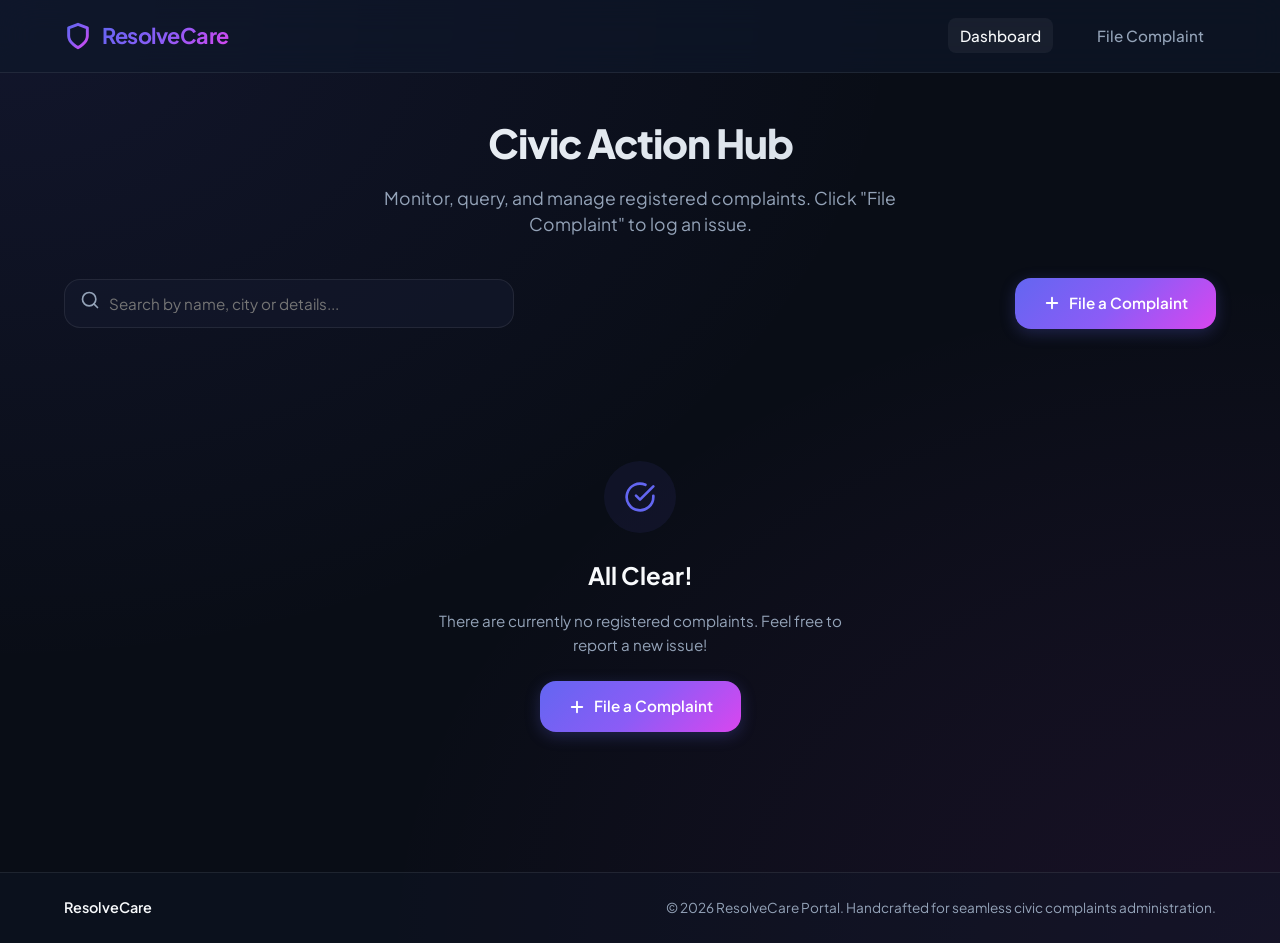
<file: index.html>
<!DOCTYPE html>
<html lang="en">
<head>
    <meta charset="UTF-8">
    <meta name="viewport" content="width=device-width, initial-scale=1.0">
    <title>ResolveCare | Dashboard</title>
    <!-- Meta Descriptions for SEO -->
    <meta name="description" content="Manage, search, and register civic complaints in one unified, real-time responsive dashboard. Powered by local storage.">
    <!-- Google Fonts Preconnect -->
    <link rel="preconnect" href="https://fonts.googleapis.com">
    <link rel="preconnect" href="https://fonts.gstatic.com" crossorigin>
    <!-- Custom Style Sheet -->
    <link rel="stylesheet" href="css/style.css">
</head>
<body>

    <!-- Header & Navigation Bar -->
    <header>
        <nav class="navbar">
            <div class="container navbar-container">
                <a href="index.html" class="logo-link">
                    <!-- Glassy SVG Icon -->
                    <svg width="28" height="28" viewBox="0 0 24 24" fill="none" stroke="url(#logo-gradient)" stroke-width="2.5" stroke-linecap="round" stroke-linejoin="round">
                        <defs>
                            <linearGradient id="logo-gradient" x1="0%" y1="0%" x2="100%" y2="100%">
                                <stop offset="0%" stop-color="#6366f1"/>
                                <stop offset="50%" stop-color="#8b5cf6"/>
                                <stop offset="100%" stop-color="#d946ef"/>
                            </linearGradient>
                        </defs>
                        <path d="M12 22s8-4 8-10V5l-8-3-8 3v7c0 6 8 10 8 10z"/>
                    </svg>
                    <span class="logo-text">ResolveCare</span>
                </a>
                <ul class="nav-menu">
                    <li><a href="index.html" class="nav-link active" id="nav-dashboard">Dashboard</a></li>
                    <li><a href="register.html" class="nav-link" id="nav-file-complaint">File Complaint</a></li>
                </ul>
            </div>
        </nav>
    </header>

    <!-- Main Content Area -->
    <main>
        <div class="container">
            <!-- Hero Introduction -->
            <section class="hero">
                <h1>Civic Action Hub</h1>
                <p>Monitor, query, and manage registered complaints. Click "File Complaint" to log an issue.</p>
            </section>

            <!-- Search and Action Control Bar -->
            <section class="controls-bar">
                <div class="search-wrapper">
                    <!-- Search SVG Icon -->
                    <span class="search-icon">
                        <svg width="20" height="20" viewBox="0 0 24 24" fill="none" stroke="currentColor" stroke-width="2" stroke-linecap="round" stroke-linejoin="round">
                            <circle cx="11" cy="11" r="8"></circle>
                            <line x1="21" y1="21" x2="16.65" y2="16.65"></line>
                        </svg>
                    </span>
                    <input type="text" id="search-complaints" class="search-input" placeholder="Search by name, city or details..." aria-label="Search complaints">
                </div>
                
                <a href="register.html" class="btn-primary" id="btn-add-complaint">
                    <!-- Plus SVG Icon -->
                    <svg width="18" height="18" viewBox="0 0 24 24" fill="none" stroke="currentColor" stroke-width="2.5" stroke-linecap="round" stroke-linejoin="round">
                        <line x1="12" y1="5" x2="12" y2="19"></line>
                        <line x1="5" y1="12" x2="19" y2="12"></line>
                    </svg>
                    File a Complaint
                </a>
            </section>

            <!-- Dynamically populated complaints grid -->
            <section id="complaints-grid" class="complaints-grid">
                <!-- Complaints cards will be dynamically injected here by JS -->
            </section>
        </div>
    </main>

    <!-- Global Footer -->
    <footer>
        <div class="container footer-container">
            <span class="footer-brand">ResolveCare</span>
            <span class="footer-text">&copy; 2026 ResolveCare Portal. Handcrafted for seamless civic complaints administration.</span>
        </div>
    </footer>

    <!-- App Logic -->
    <script src="js/app.js"></script>
</body>
</html>
</file>
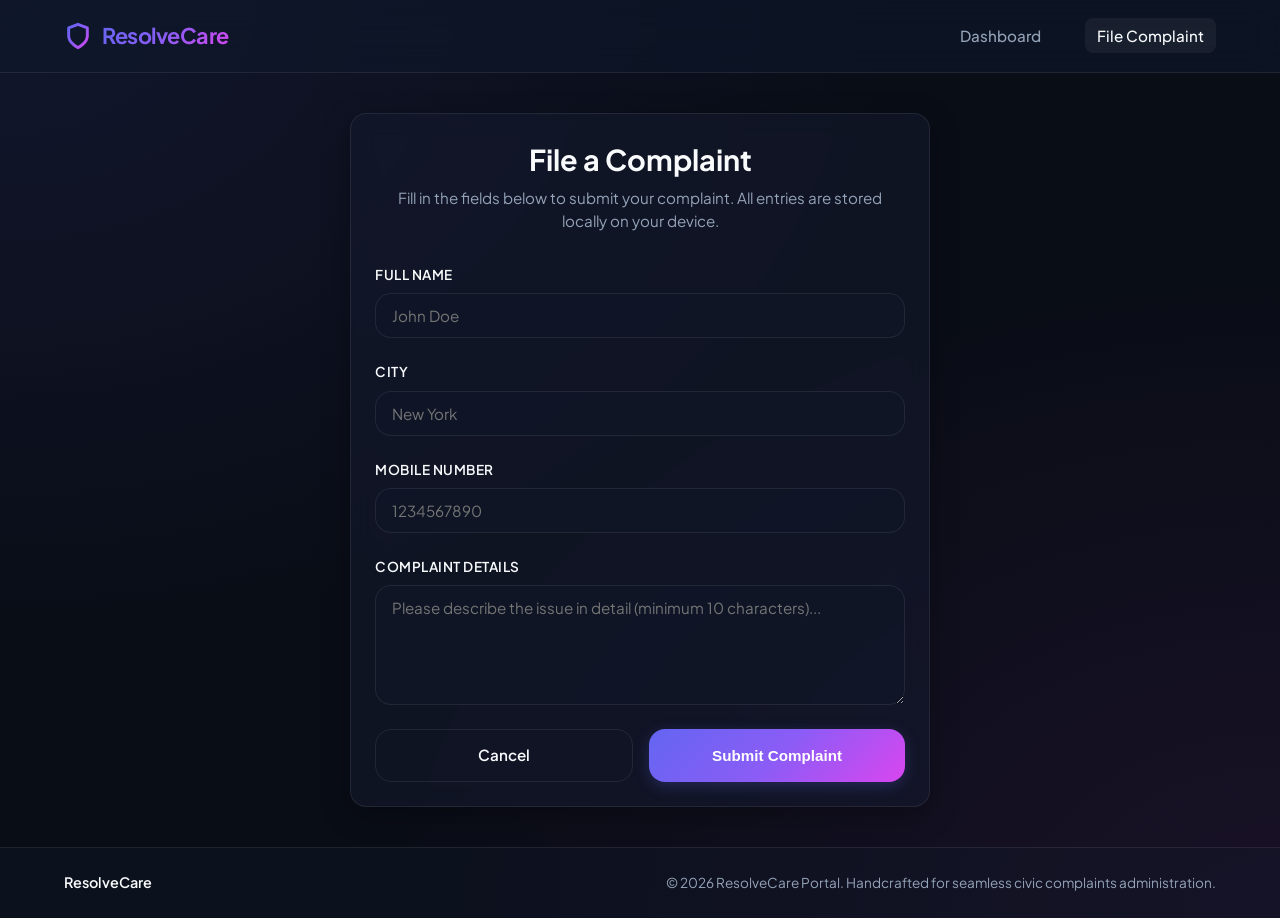
<file: register.html>
<!DOCTYPE html>
<html lang="en">
<head>
    <meta charset="UTF-8">
    <meta name="viewport" content="width=device-width, initial-scale=1.0">
    <title>ResolveCare | Register Complaint</title>
    <!-- Meta Descriptions for SEO -->
    <meta name="description" content="File a new civic complaint. Input details including your name, city, phone number and details to store securely in local storage.">
    <!-- Google Fonts Preconnect -->
    <link rel="preconnect" href="https://fonts.googleapis.com">
    <link rel="preconnect" href="https://fonts.gstatic.com" crossorigin>
    <!-- Custom Style Sheet -->
    <link rel="stylesheet" href="css/style.css">
</head>
<body>

    <!-- Header & Navigation Bar -->
    <header>
        <nav class="navbar">
            <div class="container navbar-container">
                <a href="index.html" class="logo-link">
                    <!-- Glassy SVG Icon -->
                    <svg width="28" height="28" viewBox="0 0 24 24" fill="none" stroke="url(#logo-gradient)" stroke-width="2.5" stroke-linecap="round" stroke-linejoin="round">
                        <defs>
                            <linearGradient id="logo-gradient" x1="0%" y1="0%" x2="100%" y2="100%">
                                <stop offset="0%" stop-color="#6366f1"/>
                                <stop offset="50%" stop-color="#8b5cf6"/>
                                <stop offset="100%" stop-color="#d946ef"/>
                            </linearGradient>
                        </defs>
                        <path d="M12 22s8-4 8-10V5l-8-3-8 3v7c0 6 8 10 8 10z"/>
                    </svg>
                    <span class="logo-text">ResolveCare</span>
                </a>
                <ul class="nav-menu">
                    <li><a href="index.html" class="nav-link" id="nav-dashboard">Dashboard</a></li>
                    <li><a href="register.html" class="nav-link active" id="nav-file-complaint">File Complaint</a></li>
                </ul>
            </div>
        </nav>
    </header>

    <!-- Main Content Area -->
    <main>
        <div class="container">
            <div class="form-container glass-card animated-fade">
                <h1 class="form-title">File a Complaint</h1>
                <p class="form-subtitle">Fill in the fields below to submit your complaint. All entries are stored locally on your device.</p>
                
                <form id="complaint-form" novalidate autocomplete="off">
                    <!-- Name Field -->
                    <div class="form-group">
                        <label for="name" class="form-label">Full Name</label>
                        <input type="text" id="name" class="form-input" required placeholder="John Doe" aria-required="true">
                    </div>

                    <!-- City Field -->
                    <div class="form-group">
                        <label for="city" class="form-label">City</label>
                        <input type="text" id="city" class="form-input" required placeholder="New York" aria-required="true">
                    </div>

                    <!-- Mobile Number Field -->
                    <div class="form-group">
                        <label for="mobile" class="form-label">Mobile Number</label>
                        <input type="tel" id="mobile" class="form-input" required pattern="[0-9]{10}" placeholder="1234567890" aria-required="true" maxlength="10">
                    </div>

                    <!-- Complaint Details Field -->
                    <div class="form-group">
                        <label for="complaint" class="form-label">Complaint Details</label>
                        <textarea id="complaint" class="form-textarea" required placeholder="Please describe the issue in detail (minimum 10 characters)..." aria-required="true" minlength="10"></textarea>
                    </div>

                    <!-- Form Action buttons -->
                    <div class="form-actions">
                        <a href="index.html" class="btn-secondary" id="btn-cancel">Cancel</a>
                        <button type="submit" class="btn-primary btn-submit" id="btn-submit-complaint">Submit Complaint</button>
                    </div>
                </form>
            </div>
        </div>
    </main>

    <!-- Global Footer -->
    <footer>
        <div class="container footer-container">
            <span class="footer-brand">ResolveCare</span>
            <span class="footer-text">&copy; 2026 ResolveCare Portal. Handcrafted for seamless civic complaints administration.</span>
        </div>
    </footer>

    <!-- App Logic -->
    <script src="js/app.js"></script>
</body>
</html>
</file>
<file: css/style.css>
@import url('https://fonts.googleapis.com/css2?family=Plus+Jakarta+Sans:wght@300;400;500;600;700&display=swap');

:root {
    --bg-primary: #090d16;
    --bg-secondary: #0f172a;
    --bg-card: rgba(20, 26, 46, 0.6);
    --border-color: rgba(255, 255, 255, 0.08);
    --text-primary: #f8fafc;
    --text-secondary: #94a3b8;
    --accent-color: #6366f1;
    --accent-color-hover: #4f46e5;
    --accent-gradient: linear-gradient(135deg, #6366f1 0%, #8b5cf6 50%, #d946ef 100%);
    --accent-gradient-hover: linear-gradient(135deg, #4f46e5 0%, #7c3aed 50%, #c084fc 100%);
    --success-color: #10b981;
    --danger-color: #f43f5e;
    --font-sans: 'Plus Jakarta Sans', system-ui, -apple-system, sans-serif;
    --shadow-sm: 0 2px 8px rgba(0, 0, 0, 0.15);
    --shadow-md: 0 8px 30px rgba(0, 0, 0, 0.3);
    --shadow-lg: 0 20px 40px rgba(0, 0, 0, 0.45);
    --transition-smooth: all 0.3s cubic-bezier(0.4, 0, 0.2, 1);
    --border-radius-sm: 8px;
    --border-radius-md: 16px;
    --border-radius-lg: 24px;
}

* {
    margin: 0;
    padding: 0;
    box-sizing: border-box;
}

body {
    background-color: var(--bg-primary);
    background-image: 
        radial-gradient(at 0% 0%, rgba(99, 102, 241, 0.1) 0px, transparent 50%),
        radial-gradient(at 100% 100%, rgba(217, 70, 239, 0.08) 0px, transparent 50%);
    color: var(--text-primary);
    font-family: var(--font-sans);
    line-height: 1.5;
    min-height: 100vh;
    display: flex;
    flex-direction: column;
    overflow-x: hidden;
}

/* Custom Scrollbar */
::-webkit-scrollbar {
    width: 8px;
}
::-webkit-scrollbar-track {
    background: var(--bg-primary);
}
::-webkit-scrollbar-thumb {
    background: rgba(99, 102, 241, 0.2);
    border-radius: 4px;
}
::-webkit-scrollbar-thumb:hover {
    background: rgba(99, 102, 241, 0.4);
}

/* Container */
.container {
    width: 100%;
    max-width: 1200px;
    margin: 0 auto;
    padding: 0 24px;
}

/* Header & Navbar */
.navbar {
    background: rgba(15, 23, 42, 0.65);
    backdrop-filter: blur(16px);
    -webkit-backdrop-filter: blur(16px);
    border-bottom: 1px solid var(--border-color);
    position: sticky;
    top: 0;
    z-index: 100;
    transition: var(--transition-smooth);
}

.navbar-container {
    display: flex;
    align-items: center;
    justify-content: space-between;
    height: 72px;
}

.logo-link {
    text-decoration: none;
    display: flex;
    align-items: center;
    gap: 10px;
}

.logo-text {
    font-size: 1.35rem;
    font-weight: 700;
    letter-spacing: -0.5px;
    background: var(--accent-gradient);
    -webkit-background-clip: text;
    -webkit-text-fill-color: transparent;
}

.nav-menu {
    display: flex;
    gap: 32px;
    list-style: none;
}

.nav-link {
    text-decoration: none;
    color: var(--text-secondary);
    font-weight: 500;
    font-size: 0.95rem;
    transition: var(--transition-smooth);
    padding: 8px 12px;
    border-radius: var(--border-radius-sm);
}

.nav-link:hover, .nav-link.active {
    color: var(--text-primary);
    background: rgba(255, 255, 255, 0.05);
}

/* Main Content Wrapper */
main {
    flex-grow: 1;
    padding: 40px 0;
}

/* Hero Section */
.hero {
    text-align: center;
    margin-bottom: 40px;
}

.hero h1 {
    font-size: 2.5rem;
    font-weight: 800;
    letter-spacing: -1px;
    margin-bottom: 12px;
    background: linear-gradient(to right, #f8fafc, #cbd5e1);
    -webkit-background-clip: text;
    -webkit-text-fill-color: transparent;
}

.hero p {
    color: var(--text-secondary);
    font-size: 1.1rem;
    max-width: 600px;
    margin: 0 auto;
}

/* Dashboard Controls */
.controls-bar {
    display: flex;
    justify-content: space-between;
    align-items: center;
    gap: 16px;
    margin-bottom: 32px;
    flex-wrap: wrap;
}

.search-wrapper {
    position: relative;
    flex-grow: 1;
    max-width: 450px;
}

.search-input {
    width: 100%;
    background: var(--bg-card);
    border: 1px solid var(--border-color);
    border-radius: var(--border-radius-md);
    padding: 14px 16px 14px 44px;
    color: var(--text-primary);
    font-family: inherit;
    font-size: 0.95rem;
    transition: var(--transition-smooth);
}

.search-input:focus {
    outline: none;
    border-color: var(--accent-color);
    box-shadow: 0 0 15px rgba(99, 102, 241, 0.15);
}

.search-icon {
    position: absolute;
    left: 16px;
    top: 50%;
    transform: translateY(-50%);
    color: var(--text-secondary);
    pointer-events: none;
}

.btn-primary {
    background: var(--accent-gradient);
    color: #ffffff;
    border: none;
    border-radius: var(--border-radius-md);
    padding: 14px 28px;
    font-size: 0.95rem;
    font-weight: 600;
    cursor: pointer;
    text-decoration: none;
    display: inline-flex;
    align-items: center;
    gap: 8px;
    transition: var(--transition-smooth);
    box-shadow: 0 4px 15px rgba(99, 102, 241, 0.25);
}

.btn-primary:hover {
    background: var(--accent-gradient-hover);
    transform: translateY(-2px);
    box-shadow: 0 6px 20px rgba(99, 102, 241, 0.35);
}

.btn-primary:active {
    transform: translateY(0);
}

/* Glass Card */
.glass-card {
    background: var(--bg-card);
    backdrop-filter: blur(12px);
    -webkit-backdrop-filter: blur(12px);
    border: 1px solid var(--border-color);
    border-radius: var(--border-radius-md);
    padding: 24px;
    box-shadow: var(--shadow-md);
    transition: var(--transition-smooth);
}

.glass-card:hover {
    border-color: rgba(255, 255, 255, 0.15);
    box-shadow: var(--shadow-lg);
}

/* Complaints Grid */
.complaints-grid {
    display: grid;
    grid-template-columns: repeat(auto-fill, minmax(350px, 1fr));
    gap: 24px;
}

.complaint-card {
    display: flex;
    flex-direction: column;
    justify-content: space-between;
    height: 100%;
}

.complaint-card:hover {
    transform: translateY(-4px);
}

.card-header {
    display: flex;
    justify-content: space-between;
    align-items: flex-start;
    margin-bottom: 16px;
    gap: 12px;
}

.user-info {
    display: flex;
    align-items: center;
    gap: 12px;
}

.user-avatar {
    width: 44px;
    height: 44px;
    border-radius: 50%;
    background: linear-gradient(135deg, rgba(99, 102, 241, 0.15) 0%, rgba(217, 70, 239, 0.15) 100%);
    border: 1px solid rgba(255, 255, 255, 0.1);
    display: flex;
    align-items: center;
    justify-content: center;
    font-weight: 700;
    color: var(--text-primary);
    font-size: 1.1rem;
}

.user-meta h3 {
    font-size: 1rem;
    font-weight: 600;
    color: var(--text-primary);
    margin-bottom: 2px;
}

.user-meta span {
    font-size: 0.8rem;
    color: var(--text-secondary);
}

.city-badge {
    background: rgba(99, 102, 241, 0.12);
    color: #818cf8;
    border: 1px solid rgba(99, 102, 241, 0.25);
    padding: 4px 10px;
    border-radius: 20px;
    font-size: 0.75rem;
    font-weight: 600;
    letter-spacing: 0.2px;
}

.card-body {
    margin-bottom: 20px;
    flex-grow: 1;
}

.complaint-text {
    font-size: 0.95rem;
    color: #e2e8f0;
    white-space: pre-wrap;
    word-break: break-word;
}

.card-footer {
    display: flex;
    justify-content: space-between;
    align-items: center;
    border-top: 1px solid var(--border-color);
    padding-top: 16px;
    margin-top: 16px;
}

.mobile-info {
    display: flex;
    align-items: center;
    gap: 6px;
    font-size: 0.85rem;
    color: var(--text-secondary);
}

.mobile-info svg {
    color: var(--accent-color);
}

.btn-delete {
    background: transparent;
    border: none;
    color: var(--text-secondary);
    cursor: pointer;
    padding: 6px;
    border-radius: 50%;
    transition: var(--transition-smooth);
    display: flex;
    align-items: center;
    justify-content: center;
}

.btn-delete:hover {
    color: var(--danger-color);
    background: rgba(244, 63, 94, 0.1);
}

/* Empty State */
.empty-state {
    text-align: center;
    padding: 60px 24px;
    max-width: 480px;
    margin: 40px auto;
    display: flex;
    flex-direction: column;
    align-items: center;
    gap: 16px;
}

.empty-icon {
    width: 72px;
    height: 72px;
    border-radius: 50%;
    background: rgba(99, 102, 241, 0.08);
    display: flex;
    align-items: center;
    justify-content: center;
    color: var(--accent-color);
    margin-bottom: 8px;
}

.empty-state h2 {
    font-size: 1.5rem;
    font-weight: 700;
}

.empty-state p {
    color: var(--text-secondary);
    font-size: 0.95rem;
    line-height: 1.6;
}

/* Form Styling */
.form-container {
    max-width: 580px;
    margin: 0 auto;
}

.form-title {
    font-size: 1.8rem;
    font-weight: 700;
    margin-bottom: 6px;
    text-align: center;
}

.form-subtitle {
    color: var(--text-secondary);
    text-align: center;
    margin-bottom: 32px;
    font-size: 0.95rem;
}

.form-group {
    margin-bottom: 24px;
    display: flex;
    flex-direction: column;
    gap: 8px;
}

.form-label {
    font-size: 0.85rem;
    font-weight: 600;
    color: var(--text-primary);
    letter-spacing: 0.5px;
    text-transform: uppercase;
}

.form-input, .form-textarea {
    width: 100%;
    background: rgba(15, 23, 42, 0.4);
    border: 1px solid var(--border-color);
    border-radius: var(--border-radius-md);
    padding: 12px 16px;
    color: var(--text-primary);
    font-family: inherit;
    font-size: 0.95rem;
    transition: var(--transition-smooth);
}

.form-input:focus, .form-textarea:focus {
    outline: none;
    border-color: var(--accent-color);
    box-shadow: 0 0 15px rgba(99, 102, 241, 0.12);
}

.form-textarea {
    resize: vertical;
    min-height: 120px;
}

.form-actions {
    display: flex;
    gap: 16px;
    margin-top: 12px;
}

.btn-secondary {
    background: transparent;
    color: var(--text-primary);
    border: 1px solid var(--border-color);
    border-radius: var(--border-radius-md);
    padding: 14px 28px;
    font-size: 0.95rem;
    font-weight: 600;
    cursor: pointer;
    text-decoration: none;
    display: inline-flex;
    align-items: center;
    gap: 8px;
    transition: var(--transition-smooth);
    flex: 1;
    justify-content: center;
}

.btn-secondary:hover {
    background: rgba(255, 255, 255, 0.05);
    border-color: rgba(255, 255, 255, 0.2);
}

.btn-submit {
    flex: 1;
    justify-content: center;
}

/* Toast System */
.toast-container {
    position: fixed;
    bottom: 24px;
    right: 24px;
    z-index: 1000;
    display: flex;
    flex-direction: column;
    gap: 12px;
}

.toast {
    background: rgba(15, 23, 42, 0.9);
    border: 1px solid var(--border-color);
    color: var(--text-primary);
    padding: 16px 24px;
    border-radius: var(--border-radius-md);
    box-shadow: var(--shadow-lg);
    backdrop-filter: blur(12px);
    display: flex;
    align-items: center;
    gap: 12px;
    transform: translateY(100px);
    opacity: 0;
    transition: all 0.4s cubic-bezier(0.175, 0.885, 0.32, 1.275);
}

.toast.show {
    transform: translateY(0);
    opacity: 1;
}

.toast-success {
    border-left: 4px solid var(--success-color);
}

.toast-icon {
    color: var(--success-color);
    display: flex;
    align-items: center;
}

/* Footer */
footer {
    background: rgba(15, 23, 42, 0.4);
    border-top: 1px solid var(--border-color);
    padding: 24px 0;
    margin-top: auto;
}

.footer-container {
    display: flex;
    justify-content: space-between;
    align-items: center;
    flex-wrap: wrap;
    gap: 16px;
}

.footer-text {
    font-size: 0.85rem;
    color: var(--text-secondary);
}

.footer-brand {
    font-weight: 600;
    font-size: 0.9rem;
    color: var(--text-primary);
}

/* Animations */
@keyframes fadeIn {
    from { opacity: 0; transform: translateY(10px); }
    to { opacity: 1; transform: translateY(0); }
}

.animated-fade {
    animation: fadeIn 0.4s ease-out forwards;
}

/* Responsive adjustments */
@media (max-width: 768px) {
    .controls-bar {
        flex-direction: column;
        align-items: stretch;
    }
    .search-wrapper {
        max-width: none;
    }
    .footer-container {
        flex-direction: column;
        text-align: center;
    }
    .hero h1 {
        font-size: 2rem;
    }
}
</file>
